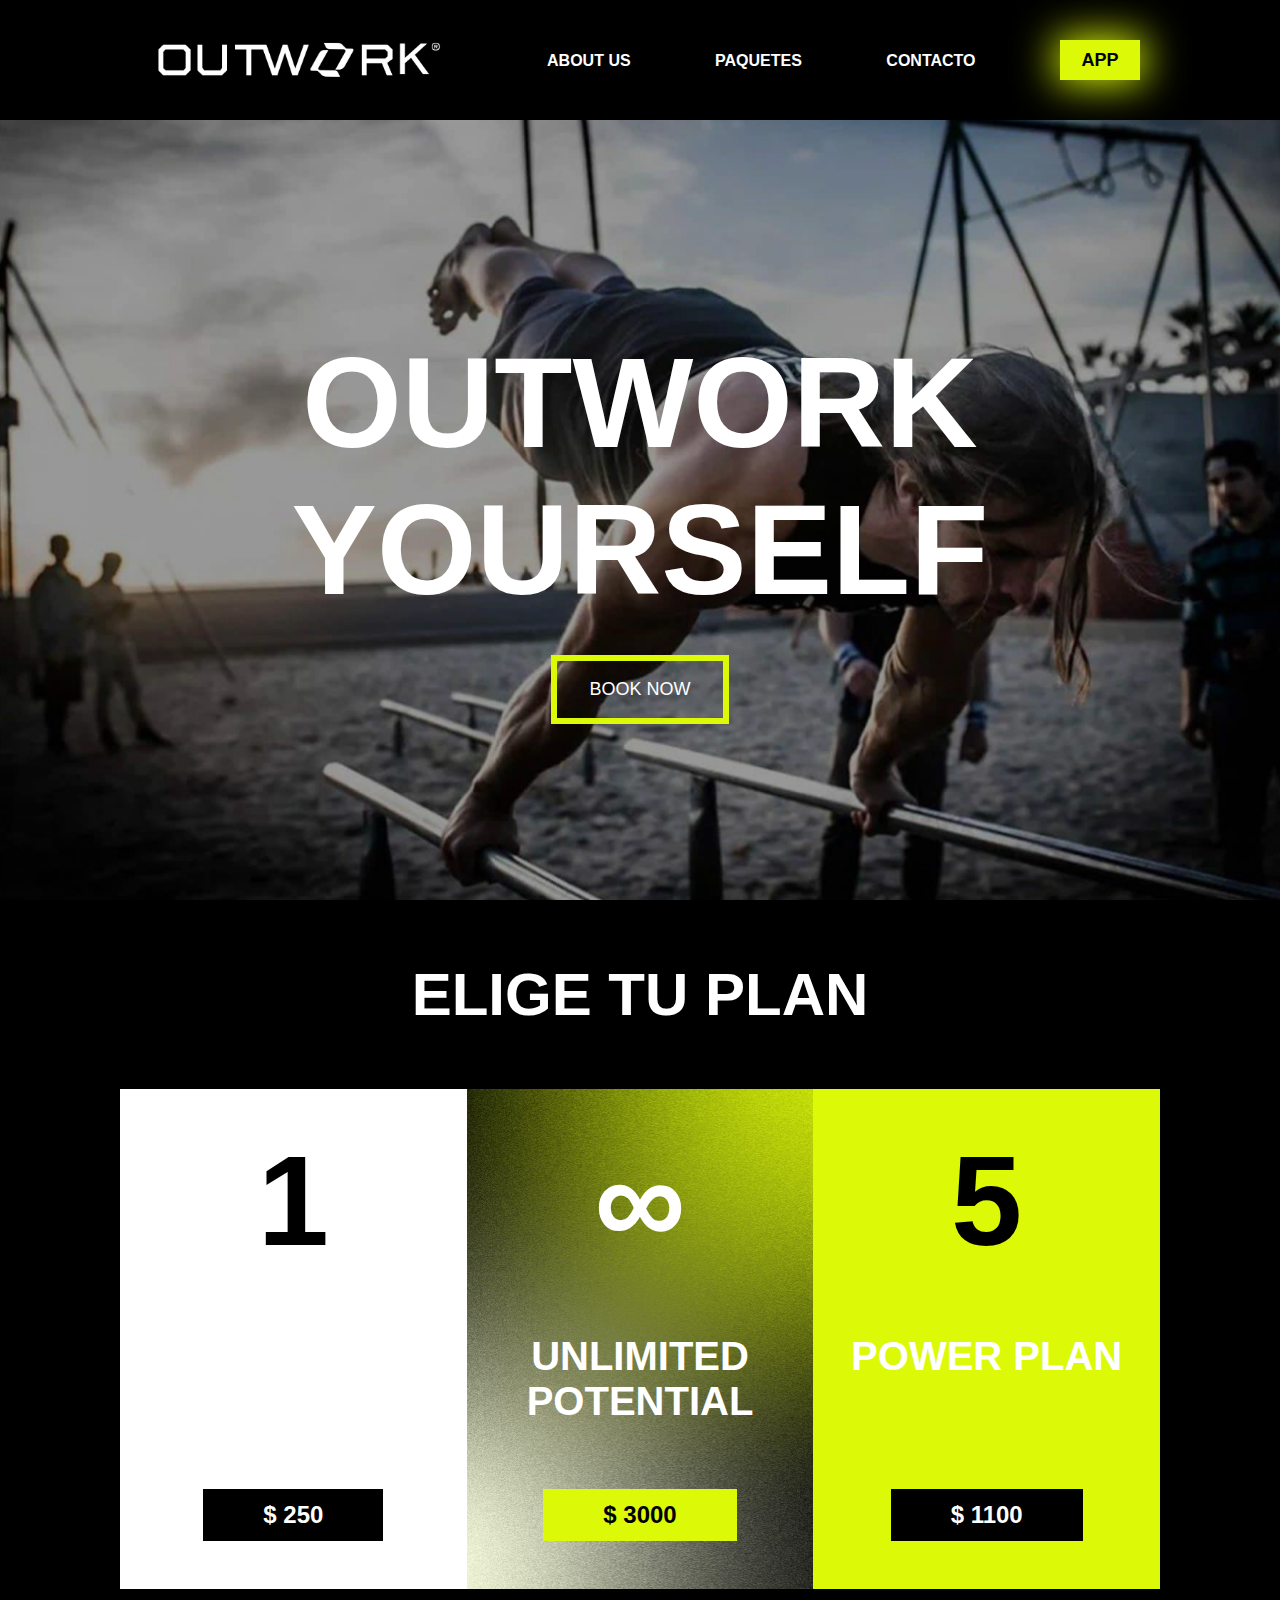
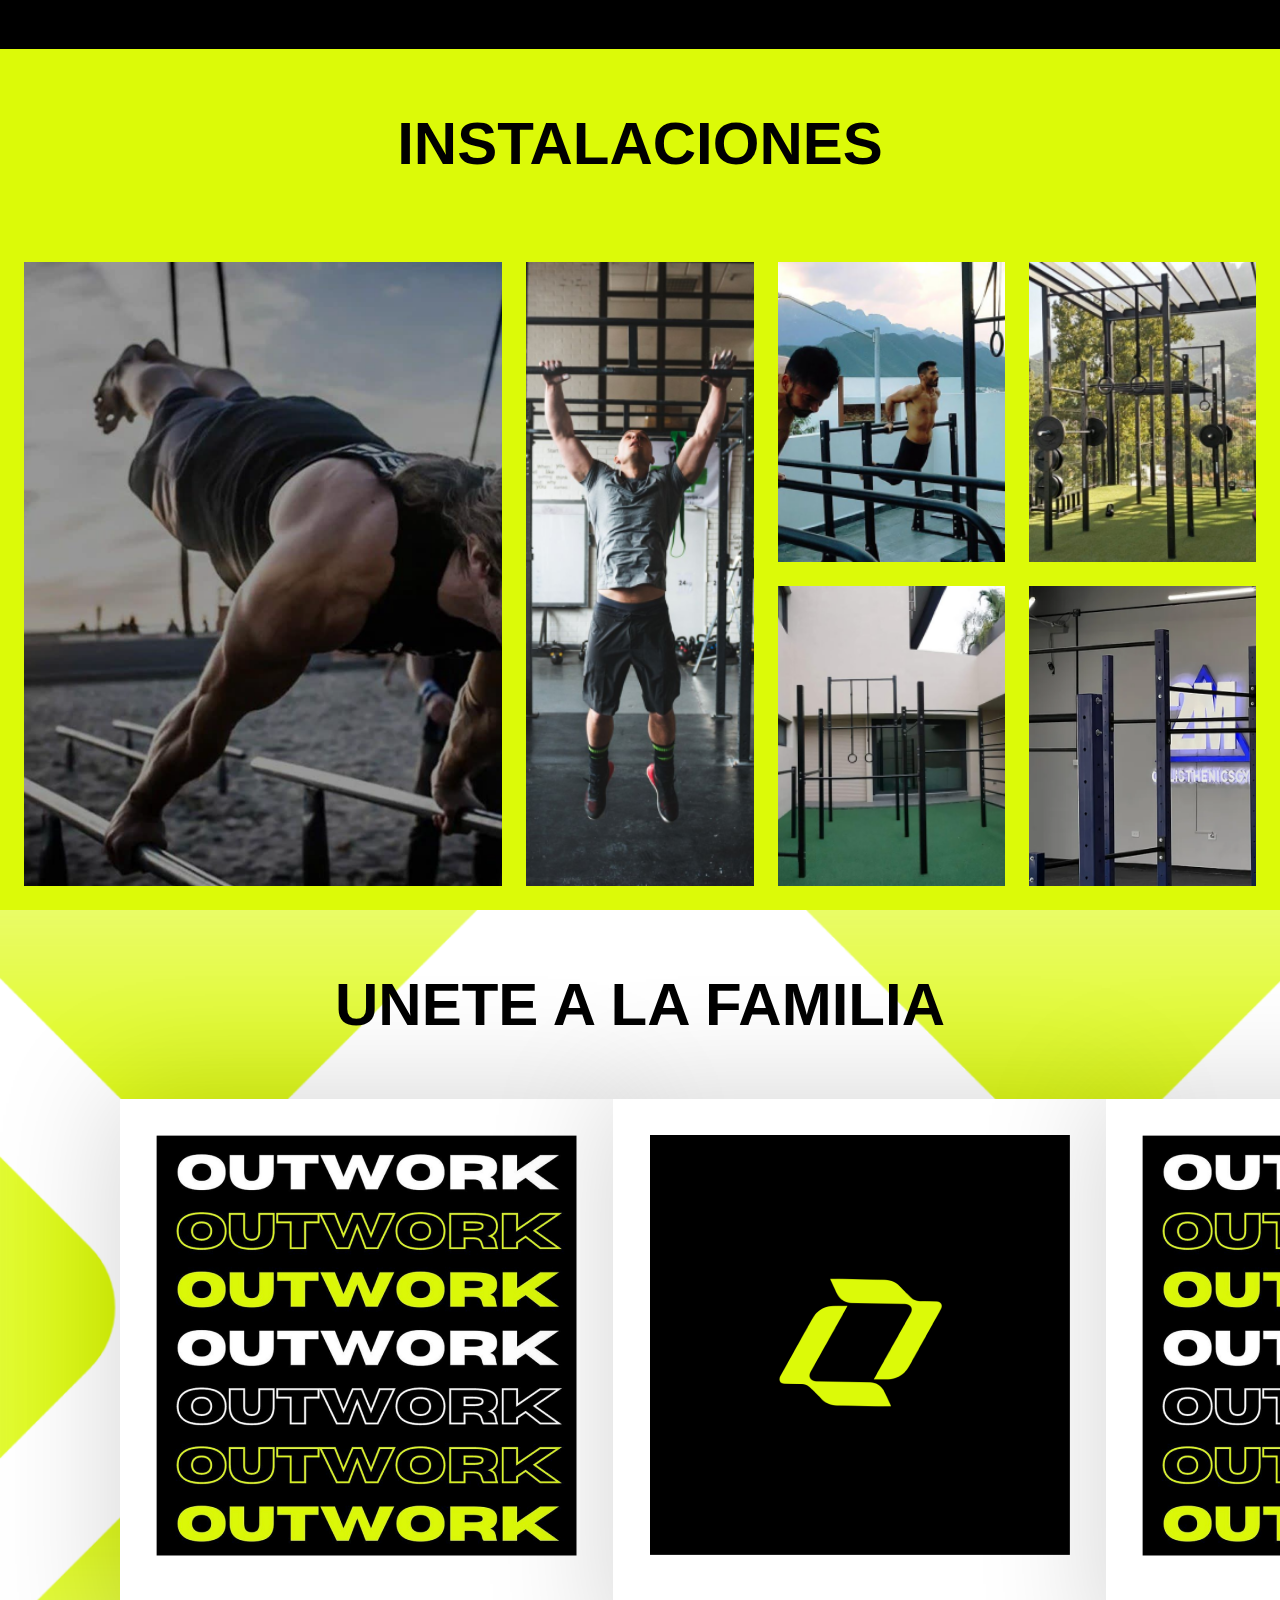
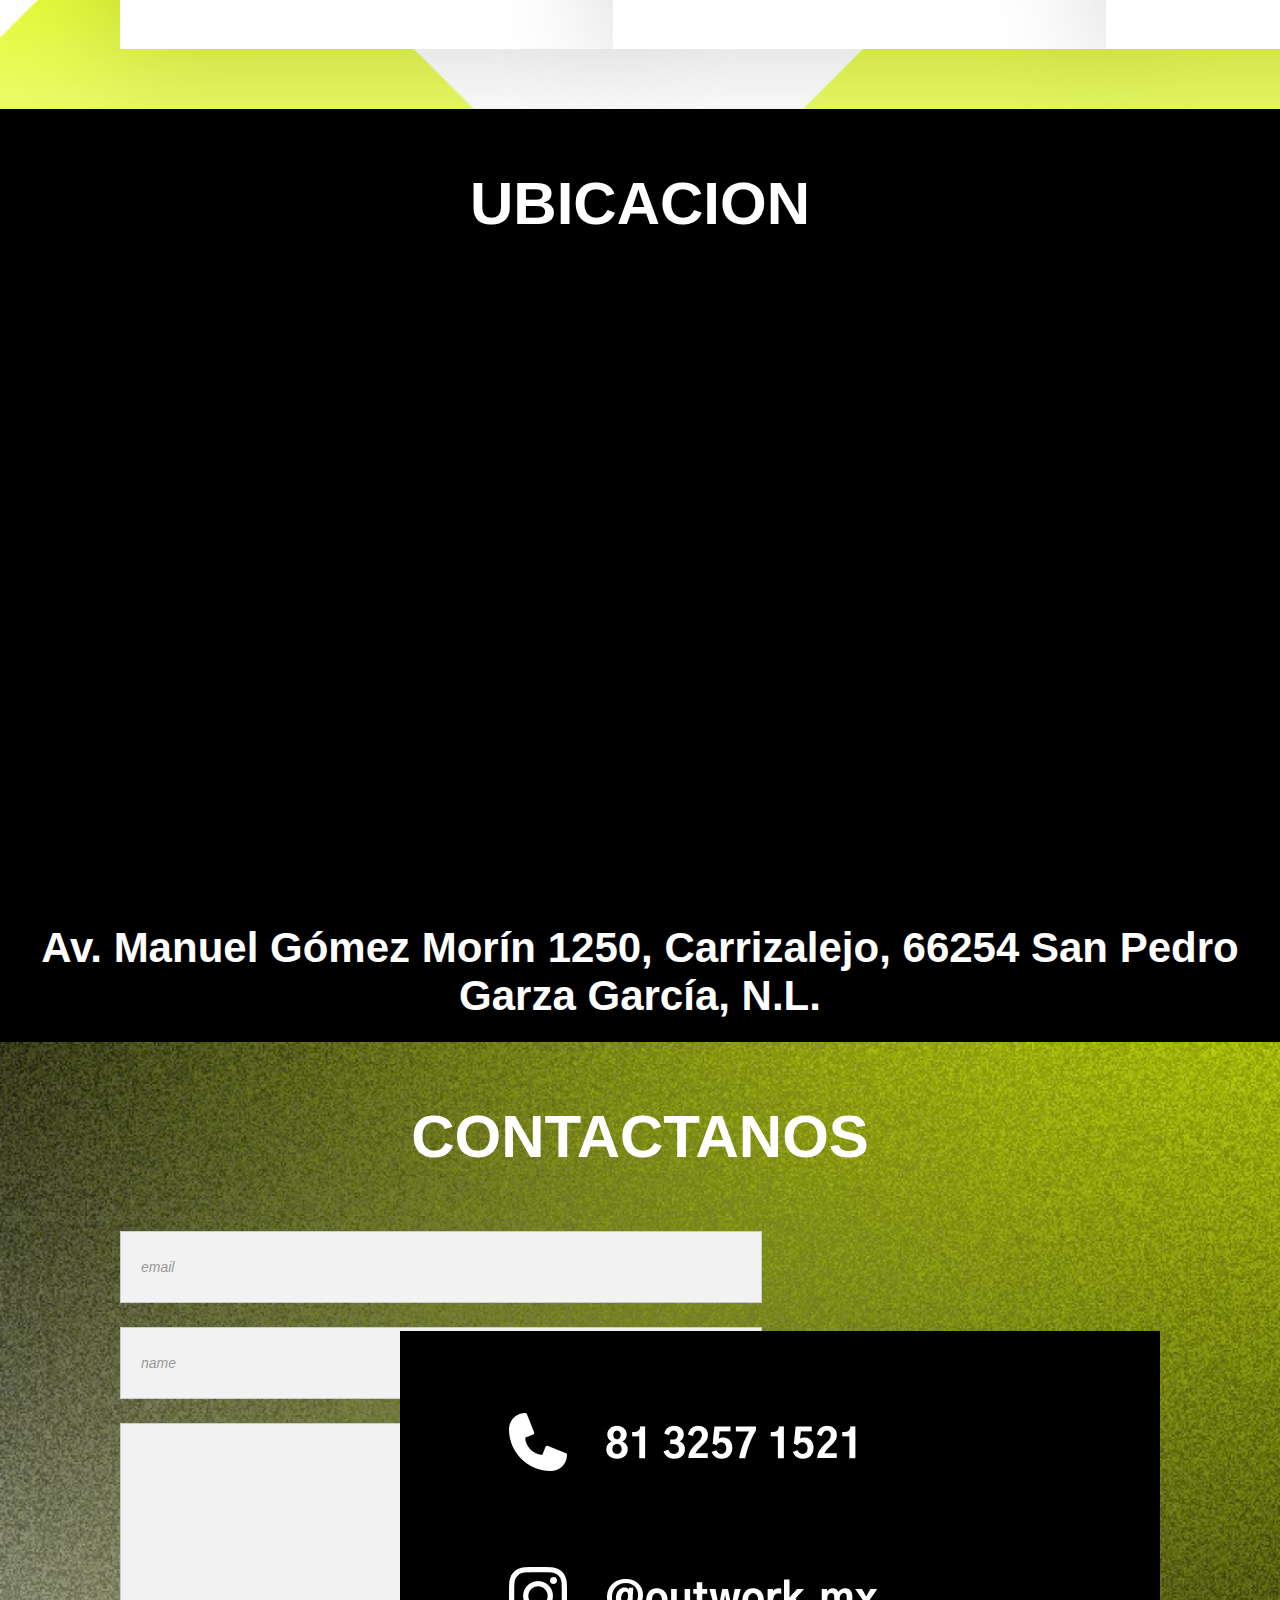
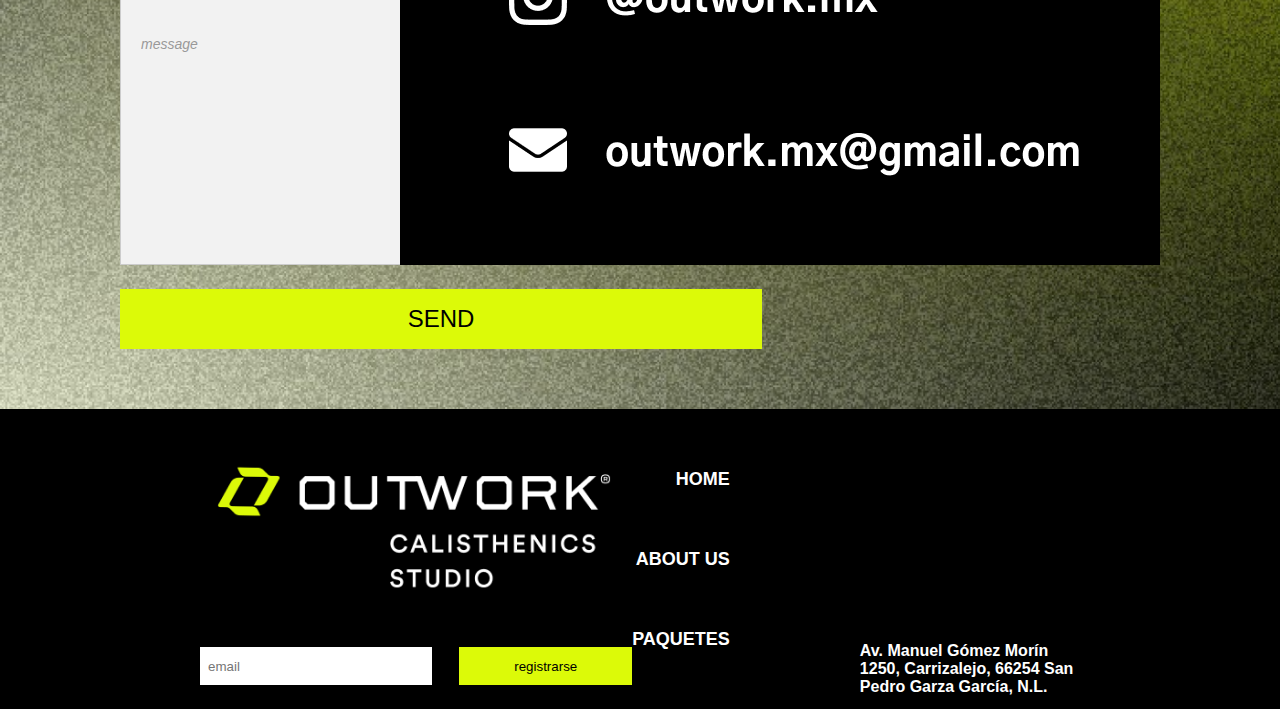
<file: index.html>
<!DOCTYPE html>
<html lang="en">

<head>
    <meta charset="UTF-8">
    <meta http-equiv="X-UA-Compatible" content="IE=edge">
    <meta name="viewport" content="width=device-width, initial-scale=1.0">

    <title>Outwork</title>

    <link rel="icon" type="image/x-icon" href="assets/favico.png">


    <!-- Fonts -->
    <link rel="preconnect" href="https://fonts.googleapis.com">
    <link rel="preconnect" href="https://fonts.gstatic.com" crossorigin>
    <link
        href="https:/Mask group (4)/fonts.googleapis.com/css2?family=Gothic+A1:wght@100;200;300;400;500;600;700;800;900&display=swap"
        rel="stylesheet">

    <!-- Stylesheets -->
    <link rel="stylesheet" href="css/styles.css">

</head>

<body>
    <container class="navigation-bar">
        <div class="logo">
            <a style="margin: 0" href="index.html">
                <img id="desktopLogo"src="assets/logos/whiteImagotype.png" alt="outwork-imagotype-logo-white">
            </a>
            <a style="margin: 0" href="index.html">
                <img id="mobileLogo" src="assets/logos/logoOnlyWhite.png" alt="outwork-imagotype-logo-white">
            </a>
        </div>
        <nav class="menu">
            <a href="pages/about/about.html">ABOUT US</a>
            <a href="pages/paquetes/paquetes.html">PAQUETES</a>
            <a href="pages/contacto/contaco.html">CONTACTO</a>
            <button href="#">
                APP
            </button>
        </nav>
    </container>
 
    <!-- LANDING SECTION -->
    <section class="landingSection">
        <container class="landingWdgtContainer">
            <h1>OUTWORK YOURSELF</h1>
            <button class="book-now">
                BOOK NOW
            </button>
        </container>
    </section>

    <!-- PLANS SECTION -->
    <section class="choosePlanSection">
        <h2>ELIGE TU PLAN</h2>
        <container class="plansContainer">
            <container class="litePlan">
                <h3>1</h3>
                <p>LITE PLAN</p>
                <button class="blackButton">$ 250</button>
            </container>
            <container class="unlimitedPlan">
                <h3>∞</h3>
                <p>UNLIMITED POTENTIAL</p>
                <button class="greenButton">$ 3000</button>
            </container>
            <container class="powerPlan">
                <h3>5</h3>
                <p>POWER PLAN</p>
                <button class="blackButton">$ 1100</button>
            </container>
        </container>
    </section>


    <!-- FACILITIES SECTION -->
    <section class="facilitiesSection">
        <h2 class="invert">INSTALACIONES</h2>
        <container class="image-grid">
            <img src="assets/images/facilities/01.png" class="image-grid-col-2 image-row-col-2">
            <img src="assets/images/facilities/02.png" class="image-row-col-2">
            <img src="assets/images/facilities/03.png">
            <img src="assets/images/facilities/04.png">
            <img src="assets/images/facilities/05.png">
            <img src="assets/images/facilities/06.png">
        </container>
    </section>

    <!-- INSTAGRAM SECTION -->
    <section class="instagramSection">
        <h2 class="invert">UNETE A LA FAMILIA</h2>
        <container class="postsContainer">
            <container class="post01">
                <img src="assets/images/posts/01.png">
            </container>
            <container class="post02">
                <img src="assets/images/posts/02.png">
            </container>
            <container class="post03">
                <img src="assets/images/posts/01.png">
            </container>
        </container>
    </section>


    <!-- LOCATION SECTION -->
    <section class="locationSection">
        <h2>UBICACION</h2>
        <iframe width="100%" height="600" style="border:0" loading="lazy" allowfullscreen
            src="https://www.google.com/maps/embed/v1/place?q=place_id:ChIJP73JrOS9YoYRgNoNC4lfYoI&key=AIzaSyDOHnkqf5kCbqMi9qrwPe8X75KHHZOsp-Q"></iframe>

        <p>Av. Manuel Gómez Morín 1250, Carrizalejo, 66254 San Pedro Garza García, N.L.</p>
    </section>

    <!-- CONTACT SECTION -->
    <section class="contactSection">
        <h2>CONTACTANOS</h2>
        <div class="contactContent">
            <container class="textFields">
                <input style="margin: 0" type="text" placeholder="email">
                <input type="text" placeholder="name">
                <input style="height: 400px" type="text" placeholder="message">
                <button>SEND</button>
            </container>
            <container class="contactInfo">
                <img src="assets/images/icons/Group 12.png" alt="">
            </container>
        </div>
    </section>

    <!-- FOOTER SECTION -->
    <footer>
        <container class="newsLetter">
            <img src="assets/logos/fullWhite.png">
            <form>
                <input type="text" placeholder="email">
                <button class="greenButton">registrarse</button>
            </form>
        </container>

        <container class="links">
            <a href="#">HOME</a>
            <a href="#">ABOUT US</a>
            <a href="#">PAQUETES</a>
        </container>

        <container class="map">
            <iframe width="100%" height="200" style="border:0" loading="lazy" allowfullscreen
                src="https://www.google.com/maps/embed/v1/place?q=place_id:ChIJP73JrOS9YoYRgNoNC4lfYoI&key=AIzaSyDOHnkqf5kCbqMi9qrwPe8X75KHHZOsp-Q"></iframe>

            <p>Av. Manuel Gómez Morín 1250, Carrizalejo, 66254 San Pedro Garza García, N.L.</p>
        </container>
    </footer>


</body>

</html>
</file>
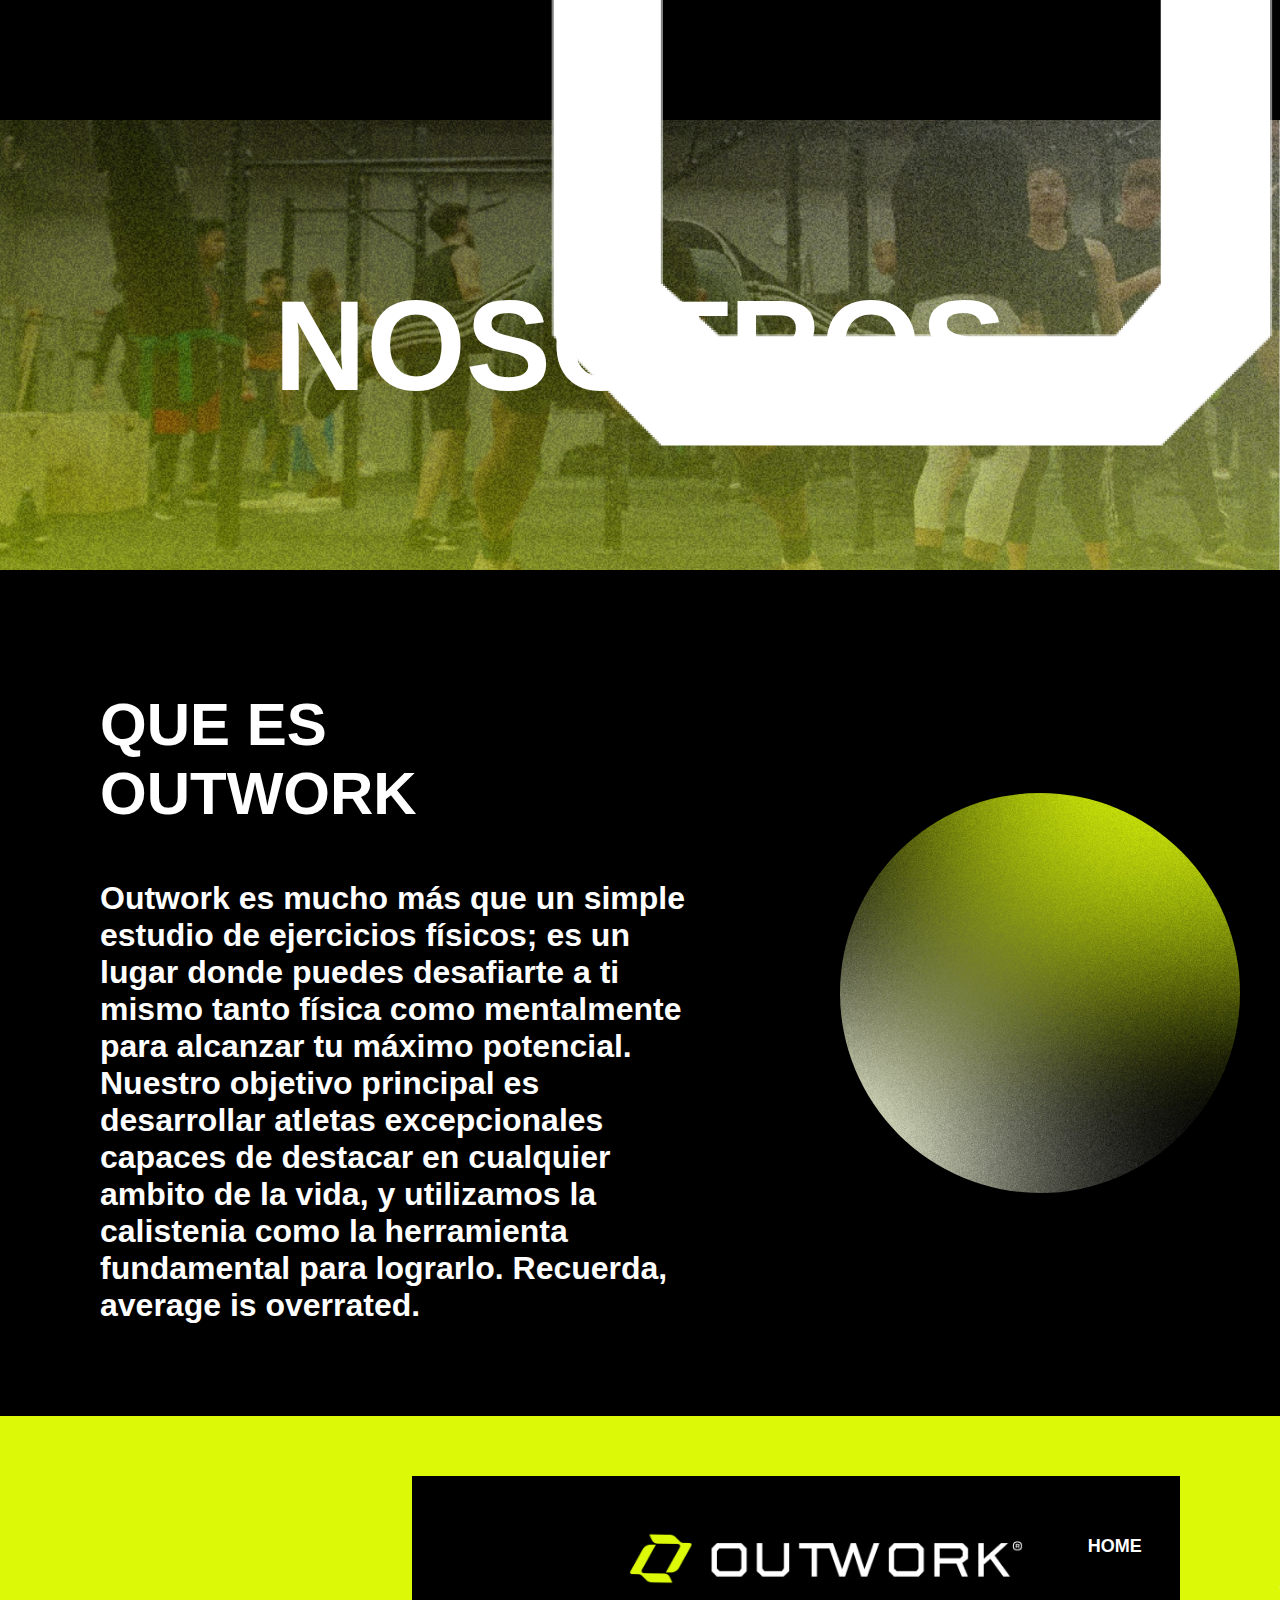
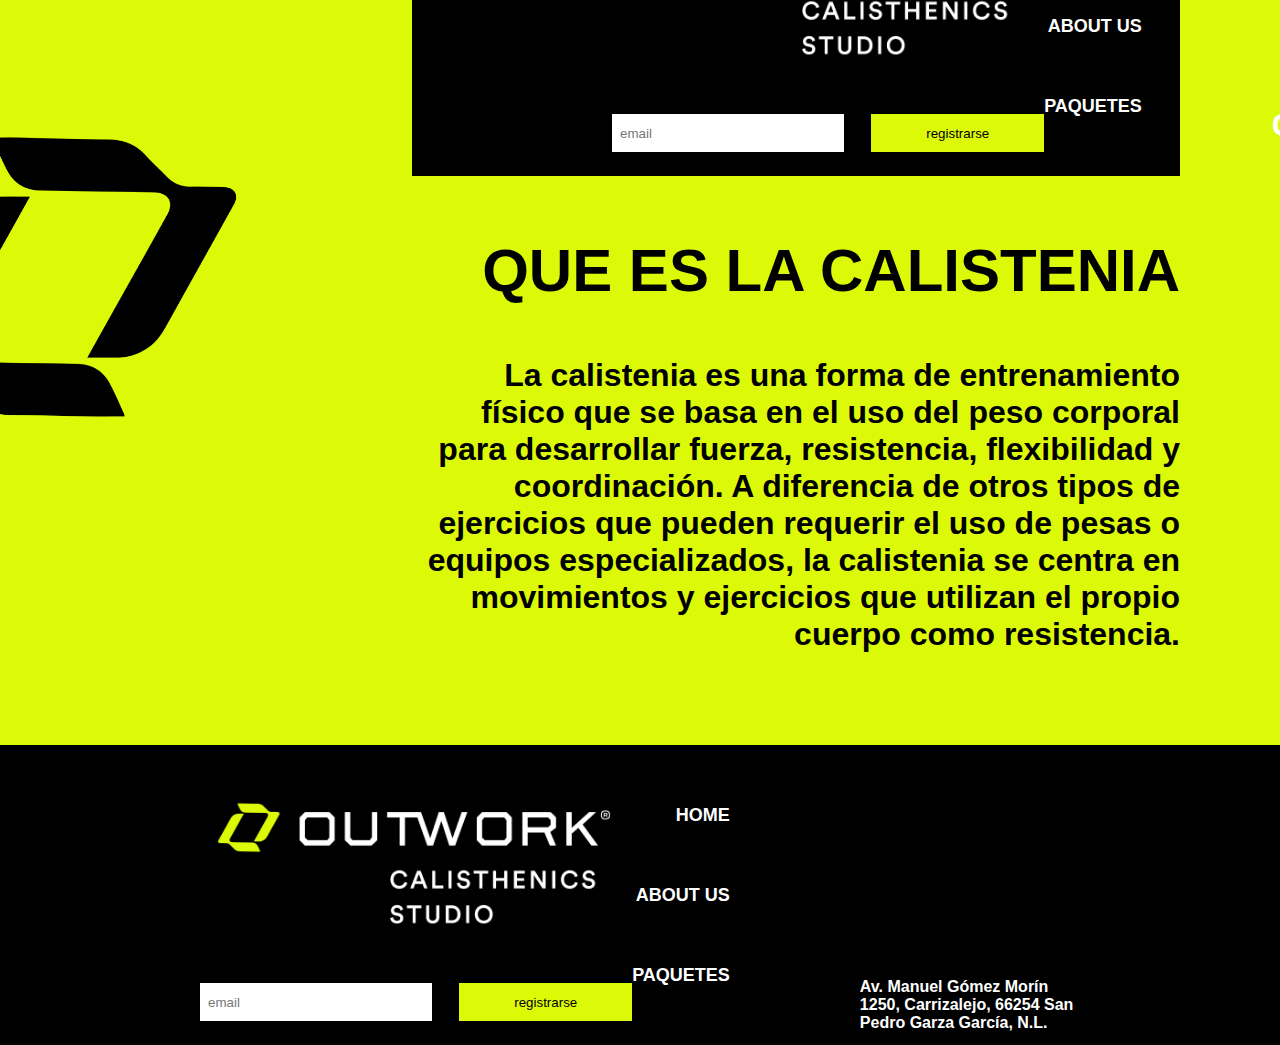
<file: pages/about/about.html>
<!DOCTYPE html>
<html lang="en">

<head>
    <meta charset="UTF-8">
    <meta http-equiv="X-UA-Compatible" content="IE=edge">
    <meta name="viewport" content="width=device-width, initial-scale=1.0">

    <title>Outwork</title>

    <!-- Stylesheets -->
    <link rel="stylesheet" href="../../css/styles.css">
    <link rel="stylesheet" href="styles.css">

</head>

<body>
    <!-- NAVIGATION BAR -->
    <container class="navigation-bar">
        <div class="logo">
            <a style="margin: 0" href="../../index.html">
                <img src="../../assets/logos/whiteImagotype.png" alt="outwork-imagotype-logo-white">
            </a>
        </div>
        <nav class="menu">
            <a href="../../pages/about/about.html">ABOUT US</a>
            <a href="../../pages/paquetes/paquetes.html">PAQUETES</a>
            <a href="../../pages/contacto/contaco.html">CONTACTO</a>
            <button href="#">APP</button>
        </nav>
    </container>

    <!-- LANDING SECTION -->
    <section class="landingSection">
        <h1>NOSOTROS</h1>
    </section>

    <!-- ABOUT SECTION -->
    <section class="about1">
        <container class="left">
            <h2>QUE ES OUTWORK</h2>
            <p>
                Outwork es mucho más que un simple estudio de ejercicios físicos; es un lugar donde puedes desafiarte a
                ti mismo tanto física como mentalmente para alcanzar tu máximo potencial. Nuestro objetivo principal es
                desarrollar atletas excepcionales capaces
                de destacar en cualquier ambito de la vida, y
                utilizamos la calistenia como la herramienta
                fundamental para lograrlo.
                Recuerda, average is overrated.
            </p>
        </container>
        <container class="right">
            <img src="../../assets/images/backgrounds/01.png">
        </container>
    </section>
    <section class="about2">
        <container class="right"> <!-- FOOTER SECTION -->
    <footer>
        <container class="newsLetter">
            <img src="../../assets/logos/fullWhite.png">
            <form>
                <input type="text" placeholder="email">
                <button class="greenButton">registrarse</button>
            </form>
        </container>

        <container class="links">
            <a href="#">HOME</a>
            <a href="#">ABOUT US</a>
            <a href="#">PAQUETES</a>
        </container>

        <container class="map">
            <iframe width="100%" height="200" style="border:0" loading="lazy" allowfullscreen
                src="https://www.google.com/maps/embed/v1/place?q=place_id:ChIJP73JrOS9YoYRgNoNC4lfYoI&key=AIzaSyDOHnkqf5kCbqMi9qrwPe8X75KHHZOsp-Q"></iframe>

            <p>Av. Manuel Gómez Morín 1250, Carrizalejo, 66254 San Pedro Garza García, N.L.</p>
        </container>
    </footer>
            <h2 class="invert">QUE ES LA CALISTENIA</h2>
            <p class="invert">
                La calistenia es una forma de entrenamiento físico que se basa en el uso del peso corporal para
                desarrollar fuerza, resistencia, flexibilidad y coordinación. A diferencia de otros tipos de ejercicios
                que pueden requerir el uso de pesas o equipos especializados, la calistenia se centra en movimientos y
                ejercicios que utilizan el propio cuerpo como resistencia.
            </p>
        </container>
        <container class="left">
            <img src="../../assets/logos/logoOnlyBlack.png">
        </container>
    </section>

     <!-- FOOTER SECTION -->
     <footer>
        <container class="newsLetter">
            <img src="../../assets/logos/fullWhite.png">
            <form>
                <input type="text" placeholder="email">
                <button class="greenButton">registrarse</button>
            </form>
        </container>

        <container class="links">
            <a href="#">HOME</a>
            <a href="#">ABOUT US</a>
            <a href="#">PAQUETES</a>
        </container>

        <container class="map">
            <iframe width="100%" height="200" style="border:0" loading="lazy" allowfullscreen
                src="https://www.google.com/maps/embed/v1/place?q=place_id:ChIJP73JrOS9YoYRgNoNC4lfYoI&key=AIzaSyDOHnkqf5kCbqMi9qrwPe8X75KHHZOsp-Q"></iframe>

            <p>Av. Manuel Gómez Morín 1250, Carrizalejo, 66254 San Pedro Garza García, N.L.</p>
        </container>
    </footer>


</body>

</html>
</file>
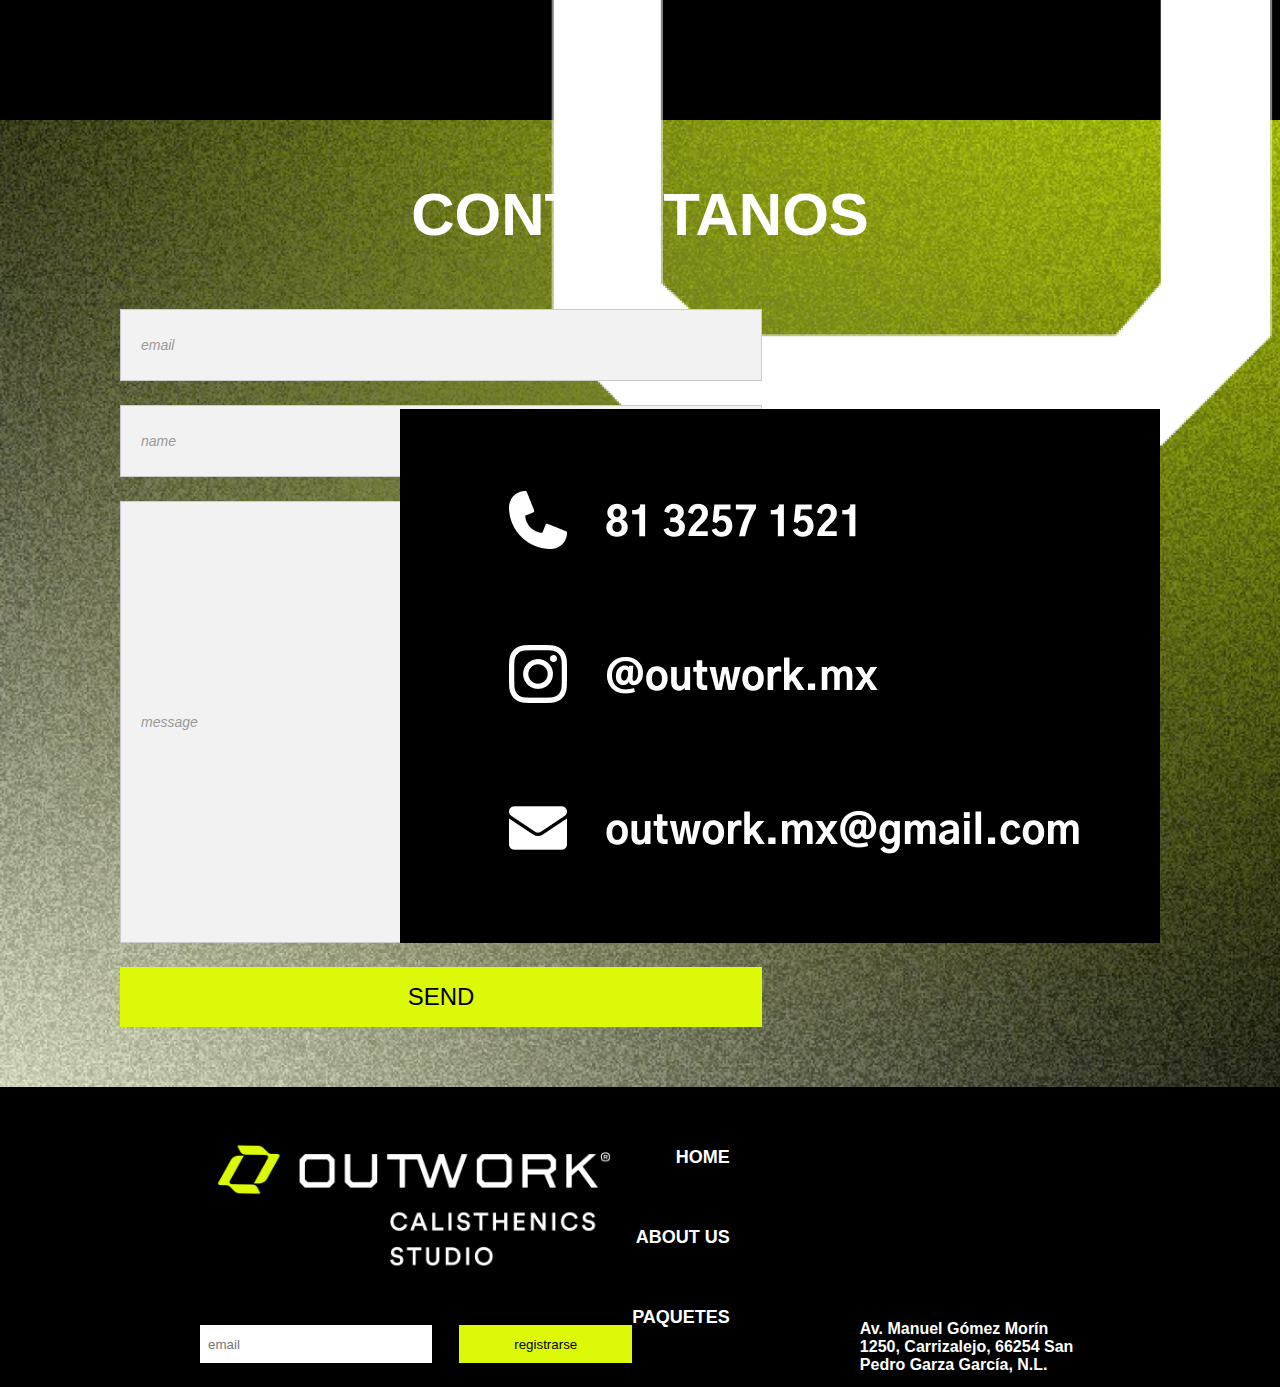
<file: pages/contacto/contaco.html>
<!DOCTYPE html>
<html lang="en">

<head>
    <meta charset="UTF-8">
    <meta http-equiv="X-UA-Compatible" content="IE=edge">
    <meta name="viewport" content="width=device-width, initial-scale=1.0">
    <title>Outwork</title>

    <!-- Stylesheets -->
    <link rel="stylesheet" href="../../css/styles.css">

</head>

<body>
    <!-- NAVIGATION BAR -->
    <container class="navigation-bar">
        <div class="logo">
            <a style="margin: 0" href="../../index.html">
                <img src="../../assets/logos/whiteImagotype.png" alt="outwork-imagotype-logo-white">
            </a>
        </div>
        <nav class="menu">
            <a href="../../pages/about/about.html">ABOUT US</a>
            <a href="../../pages/paquetes/paquetes.html">PAQUETES</a>
            <a href="../../pages/contacto/contaco.html">CONTACTO</a>
            <button href="#">
                APP
            </button>
        </nav>
    </container>

    <!-- CONTACT SECTION -->
    <section class="contactSection">
        <h2>CONTACTANOS</h2>
        <div class="contactContent">
            <container class="textFields">
                <input style="margin: 0" type="text" placeholder="email">
                <input type="text" placeholder="name">
                <input style="height: 400px" type="text" placeholder="message">
                <button>SEND</button>
            </container>
            <container class="contactInfo">
                <img src="../../assets/images/icons/Group 12.png" alt="">
            </container>
        </div>
    </section>

    <!-- FOOTER SECTION -->

    <!-- FOOTER SECTION -->
    <footer>
        <container class="newsLetter">
            <img src="../../assets/logos/fullWhite.png">
            <form>
                <input type="text" placeholder="email">
                <button class="greenButton">registrarse</button>
            </form>
        </container>

        <container class="links">
            <a href="#">HOME</a>
            <a href="#">ABOUT US</a>
            <a href="#">PAQUETES</a>
        </container>

        <container class="map">
            <iframe width="100%" height="200" style="border:0" loading="lazy" allowfullscreen
                src="https://www.google.com/maps/embed/v1/place?q=place_id:ChIJP73JrOS9YoYRgNoNC4lfYoI&key=AIzaSyDOHnkqf5kCbqMi9qrwPe8X75KHHZOsp-Q"></iframe>

            <p>Av. Manuel Gómez Morín 1250, Carrizalejo, 66254 San Pedro Garza García, N.L.</p>
        </container>
    </footer>
</body>

</html>
</file>
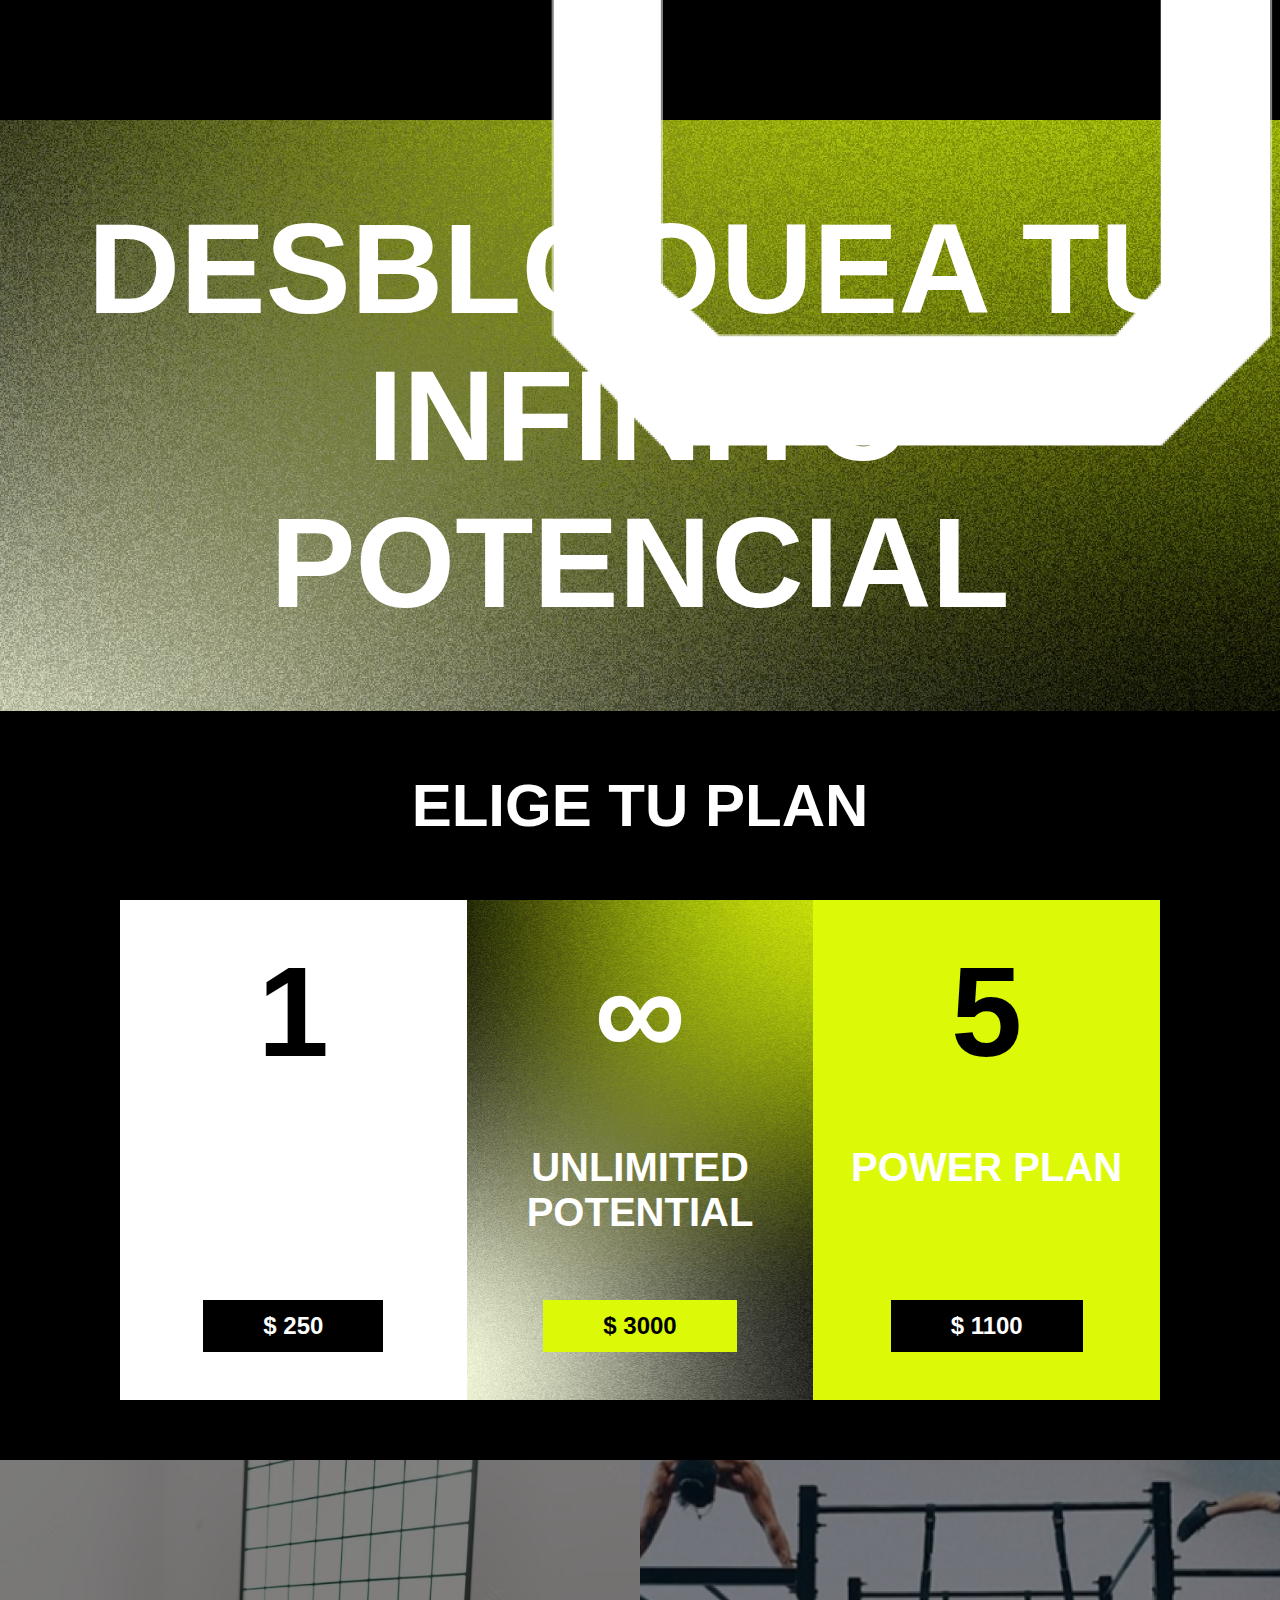
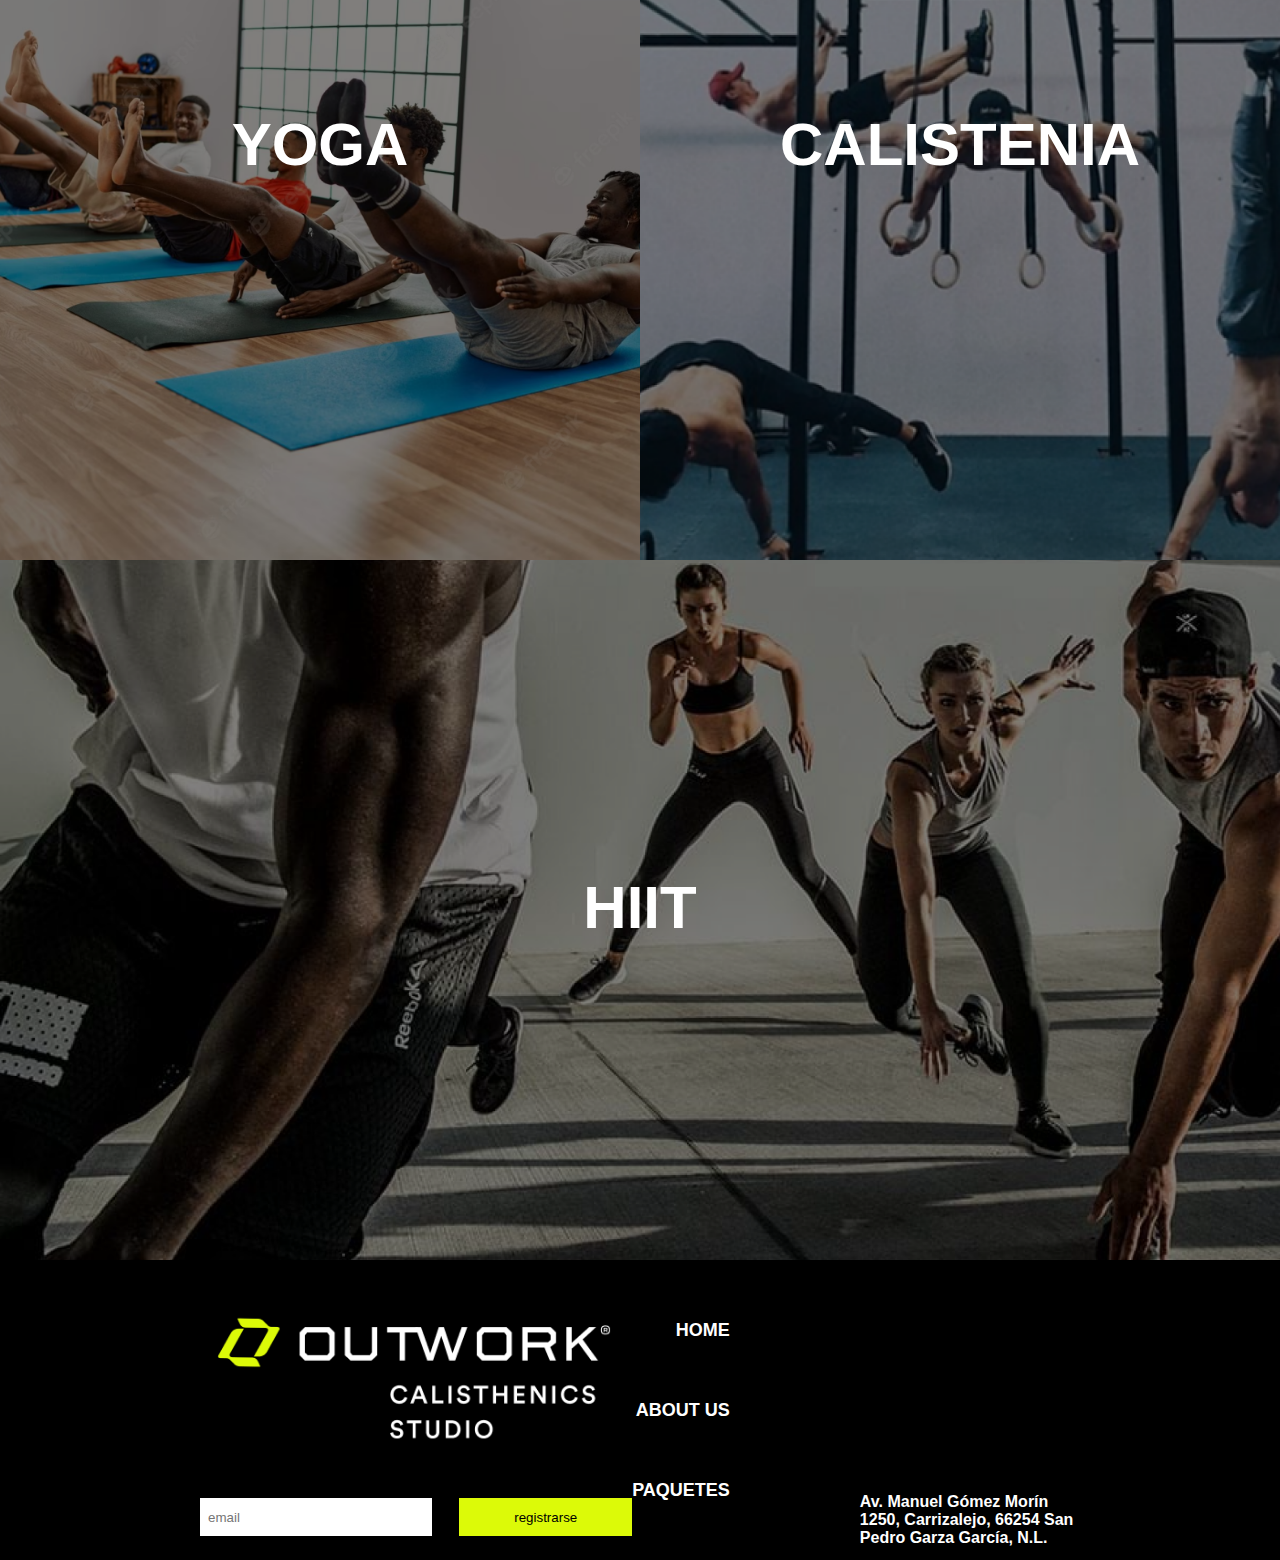
<file: pages/paquetes/paquetes.html>
<!DOCTYPE html>
<html lang="en">

<head>
    <meta charset="UTF-8">
    <meta http-equiv="X-UA-Compatible" content="IE=edge">
    <meta name="viewport" content="width=device-width, initial-scale=1.0">
    <title>Outwork</title>


    <!-- Stylesheets -->
    <link rel="stylesheet" href="../../css/styles.css">
    <link rel="stylesheet" href="styles.css">



</head>

<body>

    <!-- NAVIGATION BAR -->
    <container class="navigation-bar">
        <div class="logo">
            <a style="margin: 0" href="../../index.html">
                <img src="../../assets/logos/whiteImagotype.png" alt="outwork-imagotype-logo-white">
            </a>
        </div>
        <nav class="menu">
            <a href="../../pages/about/about.html">ABOUT US</a>
            <a href="../../pages/paquetes/paquetes.html">PAQUETES</a>
            <a href="../../pages/contacto/contaco.html">CONTACTO</a>
            <button href="#">
                APP
            </button>
        </nav>
    </container>

    <!-- LANDING SECTION -->
    <section class="landingSection">
        <h1>DESBLOQUEA TU INFINITO POTENCIAL</h1>
    </section>

    <!-- PLANS SECTION -->
    <section class="choosePlanSection">
        <h2>ELIGE TU PLAN</h2>
        <container class="plansContainer">
            <container class="litePlan">
                <h3>1</h3>
                <p>LITE PLAN</p>
                <button class="blackButton">$ 250</button>
            </container>
            <container class="unlimitedPlan">
                <h3>∞</h3>
                <p>UNLIMITED POTENTIAL</p>
                <button class="greenButton">$ 3000</button>
            </container>
            <container class="powerPlan">
                <h3>5</h3>
                <p>POWER PLAN</p>
                <button class="blackButton">$ 1100</button>
            </container>
        </container>
    </section>

    <!-- CLASSES GRID SECTION -->
    <section class="typesOfClassesSection">
        <container class="image-grid">
            <div class="YOGA">
                <h2>YOGA</h2>
                <p>
                    Lorem ipsum dolor sit amet, consectetur adipiscing elit. Etiam volutpat, neque eu sodales suscipit,
                    turpis dui varius quam, eget laoreet. </p>
            </div>
            <div class="CALISTENIA">
                <h2>CALISTENIA</h2>
                <p>
                    Lorem ipsum dolor sit amet, consectetur adipiscing elit. Etiam volutpat, neque eu sodales suscipit,
                    turpis dui varius quam, eget laoreet. </p>
            </div>
            <div class="HIIT image-grid-col-2">
                <h2>HIIT</h2>
                <p>
                    Lorem ipsum dolor sit amet, consectetur adipiscing elit. Etiam volutpat, neque eu sodales suscipit,
                    turpis dui varius quam, eget laoreet. </p>
            </div>
        </container>
    </section>

    <!-- FOOTER SECTION -->
    <footer>
        <container class="newsLetter">
            <img src="../../assets/logos/fullWhite.png">
            <form>
                <input type="text" placeholder="email">
                <button class="greenButton">registrarse</button>
            </form>
        </container>

        <container class="links">
            <a href="#">HOME</a>
            <a href="#">ABOUT US</a>
            <a href="#">PAQUETES</a>
        </container>

        <container class="map">
            <iframe width="100%" height="200" style="border:0" loading="lazy" allowfullscreen
                src="https://www.google.com/maps/embed/v1/place?q=place_id:ChIJP73JrOS9YoYRgNoNC4lfYoI&key=AIzaSyDOHnkqf5kCbqMi9qrwPe8X75KHHZOsp-Q"></iframe>

            <p>Av. Manuel Gómez Morín 1250, Carrizalejo, 66254 San Pedro Garza García, N.L.</p>
        </container>
    </footer>
</body>

</html>
</file>
<file: css/styles.css>
/* SETUP */
:root {
  --black: #000000;
  --white: #ffffff;
  --green: #dcfa08;
}









body {
  background-color: white;
  margin: 0;
  font-family: "Gothic A1", Helvetica, sans-serif;
  font-weight: 800;
}

a {
  margin: 0;
}

h1 {
  color: var(--white);
  font-size: 8rem;
  text-align: center;
  margin: 2rem;
}

h2 {
  color: var(--white);
  text-align: center;
  margin: 0;
  padding: 60px;
  font-size: 3.75rem;
}

p {
  color: var(--white);
}

.invert {
  color: var(--black);
}

/* FONTS */
@font-face {
  font-family: "bold";
  src: url("../assets/fonts/AkzidenzGrotesk-BoldExtended.otf")
    format("truetype");
}

@font-face {
  font-family: "normal";
  src: url("../assets/fonts/AkzidenzGrotesk-Extended.otf") format("truetype");
}

/* NAVIGATION BAR */
.navigation-bar {
  height: 120px;
  display: flex;
  align-items: center;
  justify-content: space-between;
  padding: 0 140px;
  background-color: black;
}

.navigation-bar .menu a {
  font-size: 1rem;
  margin-left: 80px;
  text-decoration: none;
  color: white;
}

.navigation-bar button {
  margin-left: 80px;
  border: none;
  background-color: #dcfa08;
  font-size: 18px;
  font-weight: bold;
  width: 80px;
  height: 40px;
  box-shadow: 0 0 40px 4px var(--green); /* Glowing shadow on hover */
  transition: all 0.3s ease;
}

.navigation-bar button:hover {
    transform: translateY(-5px);
}

#desktopLogo {
  height: 80px;
}

#mobileLogo {
  display: none;
}

/* LANDING SECTION */
.landingSection {
  background-image: url("../assets/images/facilities/01.png");
  background-size: cover;
  background-position: center;
  height: calc(100vh - 120px);
  display: flex;
  justify-content: center;
  align-items: center;
}

.landingWdgtContainer {
  text-align: center;
  padding: 20px;
}

.landingWdgtContainer .book-now {
  background-color: transparent;
  border: 6px solid var(--green);
  color: var(--white);
  padding: 18px 32px;
  font-size: 18px;
  transition: all 0.3s ease;
  box-shadow: none;
}

.landingWdgtContainer .book-now:hover {
  color: white;
  box-shadow: 0 0 100px 12px var(--green); /* Glowing shadow on hover */
  transform: translateY(-5px);
}

/* PLANS SECTION */
.choosePlanSection {
  background-color: var(--black);
}

.choosePlanSection .plansContainer {
  display: flex;
  justify-content: space-around;
  padding: 0 120px 60px 120px;
}

.plansContainer container {
  display: flex;
  flex-direction: column;
  height: 500px;
  background-color: var(--white);
  width: 375px;
  align-items: center;
  position: relative;
}

.plansContainer container h3 {
  font-size: 8rem;
  margin: 38px auto 60px auto;
}

.plansContainer container p {
  margin: 0 auto 80px auto;
  text-align: center;
  font-size: 2.5rem;
}

.plansContainer container button {
  position: absolute;
  bottom: 3rem;
  background-color: var(--black);
  border: none;
  color: var(--white);
  font-size: 1.5rem;
  font-weight: 900;
  padding: 12px 60px;
  transition: transform 0.6s ease;
}

.plansContainer container button:hover {
  transform: translateY(-10px);
}

.plansContainer container .greenButton {
  color: var(--black);
  background-color: var(--green);
}

.plansContainer .unlimitedPlan {
  background-image: url("../assets/images/backgrounds/01.png");
  background-size: cover;
  background-repeat: no-repeat;
  color: var(--white);
}

.plansContainer .powerPlan {
  background-color: var(--green);
}

/* FACILITIES SECTION */
.facilitiesSection {
  color: var(--black);
  background-color: #dcfa08;
}

.facilitiesSection > h2 {
  padding: 60px auto 10px auto;
}

.image-grid {
  --gap: 24px;
  --num-cols: 5;
  --row-height: 300px;

  box-sizing: border-box;
  padding: var(--gap);

  display: grid;
  grid-template-columns: repeat(var(--num-cols), 1fr);
  grid-auto-rows: var(--row-height);
  gap: var(--gap);
}

.image-grid img {
  width: 100%;
  height: 100%;
  object-fit: cover;
}

.image-grid-col-2 {
  grid-column: span 2;
}

.image-row-col-2 {
  grid-row: span 2;
}

@media screen and (max-width: 767px) {
  .image-grid {
    --num-cols: 2;
    --row-height: 200px;
  }
}

/* INSTAGRAM SECTION */
.instagramSection {
  background-image: url("../assets/images/backgrounds/02.png");
  background-size: cover;
  background-position: center;
}

.instagramSection > .postsContainer {
  display: flex;
  justify-content: space-around;
  padding: 0 120px 60px 120px;
}

.postsContainer > container {
  cursor: pointer;
  height: 34.375rem;
  width: 31.25rem;
  background-color: #ffffff;
  box-shadow: 0 0 110px 12px rgba(0, 0, 0, 0.15);
  display: flex;
  flex-direction: column;
  align-items: center;
  justify-content: flex-start;
}

.postsContainer > container > img {
  padding: 36px;
}

/* LOCATION SECTION */
.locationSection {
  background-color: #000000;
}

.locationSection p {
  color: var(--white);
  padding: 22px;
  margin: 0;
  font-size: 42px;
  text-align: center;
}

/* CONTACT SECTION */
.contactSection {
  background-image: url(../assets/images/backgrounds/03.png);
  background-size: cover;
}

.contactContent {
  position: relative;
  display: flex;
  align-items: flex-start;
}

.contactContent .textFields {
  display: flex;
  flex-direction: column;
  padding: 0 0 60px 120px;
}

.textFields input[type="text"] {
  width: 600px;
  height: 30px;
  margin: 24px 0 0 0;
  border: 1px solid #ccc;
  background-color: #f2f2f2;
  padding: 20px;
  color: #333;
  font-size: 14px;
  font-family: Arial, sans-serif;
  transition: all 0.3s ease;

}

.textFields input[type="text"]::placeholder {
  color: #999;
  font-style: italic;
}

.textFields input[type="text"]:focus {
    outline: none;
  border-color: var(--green);
  background-color: #fff;
  color: #333;
  transform: translateY(-5px);
  box-shadow: 0 0 40px 12px var(--white);
}

.textFields button {
  height: 60px;
  width: 642px;
  margin: 24px 0 0 0;
  font-size: 24px;
  background-color: var(--green);
  border: none;
  transition: box-shadow 0.2s ease;
}

.textFields button:hover {
  transform: translateY(-5px);
  box-shadow: 0 0 40px 12px var(--green);
}

.contactInfo {
  top: 0;
  right: 120px;
  position: absolute;
  margin: 100px 0 auto 0;
  background-color: #000000;
  text-align: center;
}

/* FOOTER SECTION */
footer {
  display: flex;
  justify-content: space-between;
  align-items: center;
  height: 300px;
  background-color: #000000;
}

footer .newsLetter {
  height: 100%;
  margin-left: 200px;
  justify-content: space-between;
  display: flex;
  flex-direction: column;
}

footer .newsLetter img {
  padding-top: 24px;
  height: 180px;
}

footer .newsLetter form {
  justify-content: space-between;
  display: flex;
  padding-bottom: 24px;
  width: 100%;
}

footer .newsLetter form input {
  padding: 4px 8px;
  border: none;
  outline: none;
  height: 30px;
  width: 50%;
}

footer .newsLetter form input:focus {
  box-shadow: 0 0 40px 12px var(--green);
}

footer .newsLetter form button {
  border: none;
  color: var(--black);
  background-color: var(--green);
  width: 40%;
}

footer .newsLetter form button:hover {
  box-shadow: 0 0 40px 12px var(--green);
}

footer .links {
  flex-grow: 2;
  display: flex;
  justify-content: space-around;
  align-items: end;
  flex-direction: column;
  margin: auto 130px auto auto;
  height: 80%;
}

footer .links a {
  color: white;
  text-decoration: none;
  font-size: 18px;
}

footer .map {
  margin-right: 200px;
}

footer .map p {
  margin-bottom: 0;
}


/* MOBILE SCREEN */
@media (max-width: 500px) {
  .navigation-bar {
    padding: 0 40px;
  }

  #desktopLogo {
    display: none;
  }

  #mobileLogo {
    display: block;
    height: 50px;
  }
}
</file>
<file: pages/about/styles.css>
.landingSection {
  background-image: url(../../assets/images/facilities/07.png);
  height: 50vh;
}

.about1 {
  background-color: black;
  display: flex;
  flex-direction: row;
  width: 100%;
}

.about1 .left {
  width: 60%;
  padding: 60px 100px;
}

.about1 .left p {
    font-size: 32px;
}

.about1 .left h2 {
    text-align: left;
    padding: 60px 60px 20px 0px;
}

.about1 .right {
  width: 40%;
  display: flex;
  align-items: center;
  justify-content: center;
}

.about1 .right img {
  border-radius: 1000px;
  padding: 40px;
  height: 400px;
}

.about2 {
    background-color: var(--green);
    display: flex;
    flex-direction: row-reverse;
    width: 100%;
    color: var(--black);
  }
  
  .about2 .right {
    width: 60%;
    padding: 60px 100px;
  }
  
  .about2 .right p {
      font-size: 32px;
      text-align: right;
  }
  
  .about2 .right h2 {
      text-align: right;
      padding: 60px 0 20px 60px;
  }
  
  .about2 .left {
    width: 40%;
    display: flex;
    align-items: center;
    justify-content: center;
  }
  
  .about2 .left img {
    border-radius: 1000px;
    padding: 40px;
    height: 400px;
  }
</file>
<file: pages/paquetes/styles.css>
/* LANDING SECTION */
.landingSection {
  height: auto;
  background-image: url(../../assets/images/backgrounds/01.png);
}

.landingSection h1 {
  margin: 75px 40px;
}

/* CLASSES SECTION */
.typesOfClassesSection {
  background-color: blueviolet;
}

.typesOfClassesSection .image-grid {
  --gap: 0px;
  --num-cols: 2;
  --row-height: 700px;
}

.typesOfClassesSection .image-grid div {
  display: flex;
  flex-direction: column;
  justify-content: center;
  align-items: center;
}

.typesOfClassesSection .image-grid div p {
  margin: 0 80px;
  font-size: 36px;
}

.HIIT {
  background-image: url(../../assets/images/classes/HIIT.png);
  background-size: cover;
}

.HIIT h2 {
  transition: all 0.3s ease;
  transform: translateY(60px);
}

.HIIT p {
  opacity: 0;
  transition: all 0.1s ease;
}

.HIIT:hover h2 {
  transform: translateY(0px);
  opacity: 1;
}

.HIIT:hover p {
  opacity: 1;
}

.CALISTENIA {
  background-image: url(../../assets/images/classes/Calistenia.png);
  background-size: cover;
}

.CALISTENIA h2 {
  transition: all 0.3s ease;
  transform: translateY(60px);
}

.CALISTENIA p {
  opacity: 0;
  transition: all 0.1s ease;
}

.CALISTENIA:hover h2 {
  transform: translateY(0px);
  opacity: 1;
}

.CALISTENIA:hover p {
  opacity: 1;
}

.YOGA {
  background-image: url(../../assets/images/classes/Yoga.png);
  background-size: cover;
}

.YOGA h2 {
  transition: all 0.3s ease;
  transform: translateY(60px);
}

.YOGA p {
  opacity: 0;
  transition: all 0.1s ease;
}

.YOGA:hover h2 {
  transform: translateY(0px);
  opacity: 1;
}

.YOGA:hover p {
  opacity: 1;
}
</file>
